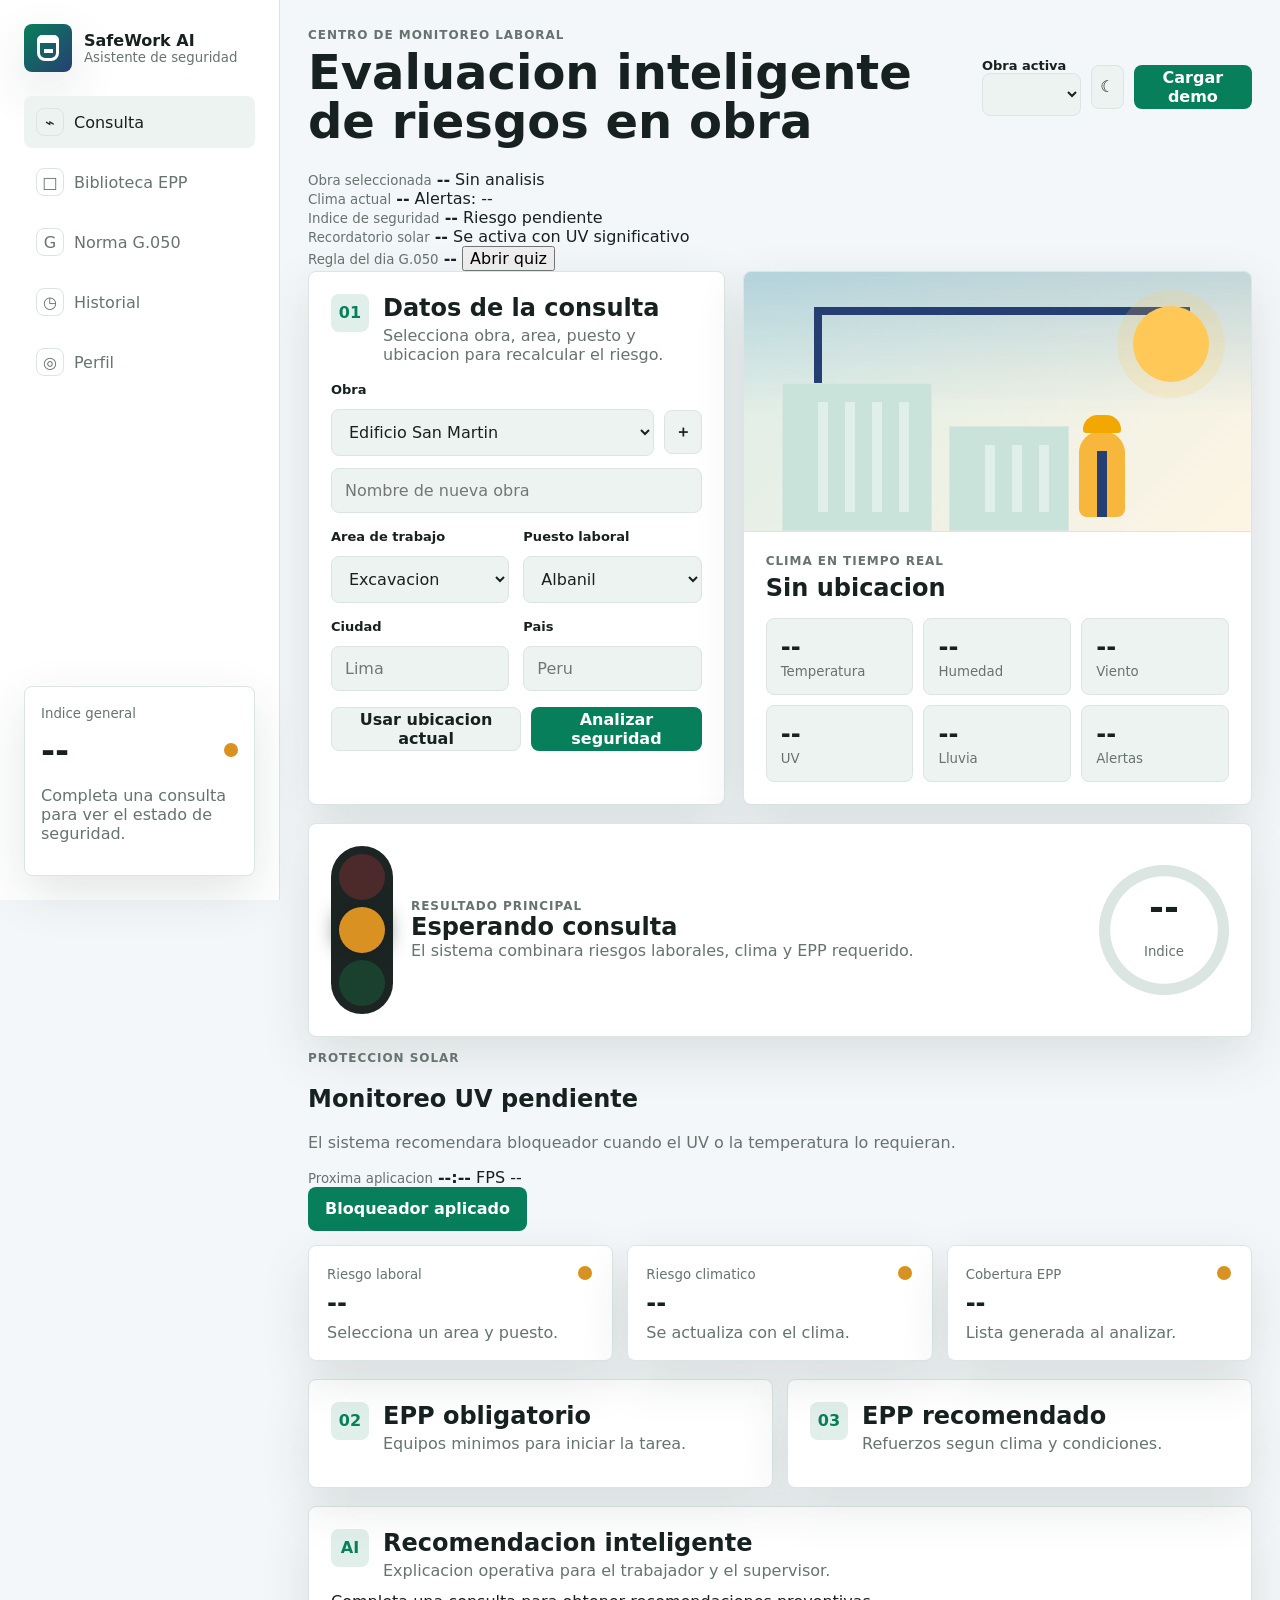
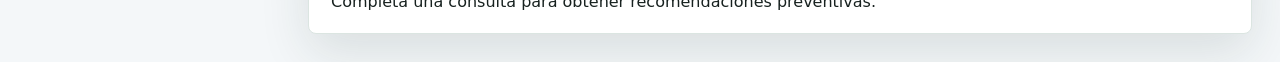
<file: index.html>
<!doctype html>
<html lang="es">
  <head>
    <meta charset="utf-8" />
    <meta name="viewport" content="width=device-width, initial-scale=1" />
    <meta name="description" content="SafeWork AI, asistente inteligente de seguridad para obras de construccion." />
    <title>SafeWork AI</title>
    <link rel="stylesheet" href="styles.css" />
  </head>
  <body>
    <div class="app-shell">
      <aside class="sidebar" aria-label="Navegacion principal">
        <div class="brand">
          <div class="brand-mark" aria-hidden="true">
            <span></span>
          </div>
          <div>
            <strong>SafeWork AI</strong>
            <small>Asistente de seguridad</small>
          </div>
        </div>

        <nav class="nav-tabs" aria-label="Secciones">
          <button class="nav-tab active" data-view="consulta" type="button">
            <span class="icon">⌁</span>
            Consulta
          </button>
          <button class="nav-tab" data-view="biblioteca" type="button">
            <span class="icon">□</span>
            Biblioteca EPP
          </button>
          <button class="nav-tab" data-view="g050" type="button">
            <span class="icon">G</span>
            Norma G.050
          </button>
          <button class="nav-tab" data-view="historial" type="button">
            <span class="icon">◷</span>
            Historial
          </button>
          <button class="nav-tab" data-view="perfil" type="button">
            <span class="icon">◎</span>
            Perfil
          </button>
        </nav>

        <div class="sidebar-panel">
          <small>Indice general</small>
          <div class="sidebar-score">
            <span id="miniScore">--</span>
            <i id="miniSignal" class="signal medium"></i>
          </div>
          <p id="miniSummary">Completa una consulta para ver el estado de seguridad.</p>
        </div>
      </aside>

      <main class="main">
        <header class="topbar">
          <div>
            <p class="eyebrow">Centro de monitoreo laboral</p>
            <h1>Evaluacion inteligente de riesgos en obra</h1>
          </div>
          <div class="top-actions">
            <label class="top-project" for="activeProjectSelect">
              <span>Obra activa</span>
              <select id="activeProjectSelect"></select>
            </label>
            <button class="ghost-btn" id="themeToggle" type="button" aria-label="Cambiar modo visual">☾</button>
            <button class="primary-btn" id="quickDemo" type="button">Cargar demo</button>
          </div>
        </header>

        <section class="view active" id="view-consulta">
          <section class="main-dashboard" aria-label="Dashboard principal">
            <article class="dashboard-tile project-status">
              <small>Obra seleccionada</small>
              <strong id="dashProject">--</strong>
              <span id="dashStatus">Sin analisis</span>
            </article>
            <article class="dashboard-tile">
              <small>Clima actual</small>
              <strong id="dashWeather">--</strong>
              <span id="dashAlerts">Alertas: --</span>
            </article>
            <article class="dashboard-tile">
              <small>Indice de seguridad</small>
              <strong id="dashScore">--</strong>
              <span id="dashRisk">Riesgo pendiente</span>
            </article>
            <article class="dashboard-tile">
              <small>Recordatorio solar</small>
              <strong id="dashSunscreen">--</strong>
              <span id="dashSunscreenDetail">Se activa con UV significativo</span>
            </article>
            <article class="dashboard-tile rule-tile">
              <small>Regla del dia G.050</small>
              <strong id="dashRule">--</strong>
              <button class="text-link" data-view-link="g050" type="button">Abrir quiz</button>
            </article>
          </section>

          <div class="hero-grid">
            <section class="control-panel">
              <div class="section-title">
                <span>01</span>
                <div>
                  <h2>Datos de la consulta</h2>
                  <p>Selecciona obra, area, puesto y ubicacion para recalcular el riesgo.</p>
                </div>
              </div>

              <form id="assessmentForm" class="assessment-form">
                <div class="field-group">
                  <label for="projectSelect">Obra</label>
                  <div class="input-row">
                    <select id="projectSelect"></select>
                    <button class="icon-btn" id="saveProject" type="button" aria-label="Guardar obra">＋</button>
                  </div>
                  <input id="projectName" type="text" placeholder="Nombre de nueva obra" autocomplete="organization" />
                </div>

                <div class="two-cols">
                  <div class="field-group">
                    <label for="areaSelect">Area de trabajo</label>
                    <select id="areaSelect"></select>
                  </div>
                  <div class="field-group">
                    <label for="roleSelect">Puesto laboral</label>
                    <select id="roleSelect"></select>
                  </div>
                </div>

                <div class="two-cols">
                  <div class="field-group">
                    <label for="cityInput">Ciudad</label>
                    <input id="cityInput" type="text" placeholder="Lima" autocomplete="address-level2" />
                  </div>
                  <div class="field-group">
                    <label for="countryInput">Pais</label>
                    <input id="countryInput" type="text" placeholder="Peru" autocomplete="country-name" />
                  </div>
                </div>

                <div class="button-row">
                  <button class="secondary-btn" id="geoBtn" type="button">Usar ubicacion actual</button>
                  <button class="primary-btn" type="submit">Analizar seguridad</button>
                </div>
              </form>
            </section>

            <section class="monitor-panel" aria-live="polite">
              <div class="weather-visual" aria-hidden="true">
                <div class="crane"></div>
                <div class="sun"></div>
                <div class="building building-a"></div>
                <div class="building building-b"></div>
                <div class="worker"></div>
              </div>
              <div class="weather-readout">
                <p class="eyebrow">Clima en tiempo real</p>
                <h2 id="weatherLocation">Sin ubicacion</h2>
                <div class="weather-grid">
                  <div><span id="tempValue">--</span><small>Temperatura</small></div>
                  <div><span id="humidityValue">--</span><small>Humedad</small></div>
                  <div><span id="windValue">--</span><small>Viento</small></div>
                  <div><span id="uvValue">--</span><small>UV</small></div>
                  <div><span id="rainValue">--</span><small>Lluvia</small></div>
                  <div><span id="alertValue">--</span><small>Alertas</small></div>
                </div>
              </div>
            </section>
          </div>

          <section class="dashboard-band">
            <div class="risk-card overall">
              <div class="traffic" id="trafficLight" aria-label="Semaforo de riesgo">
                <i class="red"></i>
                <i class="yellow active"></i>
                <i class="green"></i>
              </div>
              <div>
                <p class="eyebrow">Resultado principal</p>
                <h2 id="overallTitle">Esperando consulta</h2>
                <p id="overallText">El sistema combinara riesgos laborales, clima y EPP requerido.</p>
              </div>
              <div class="gauge" style="--score: 0">
                <span id="scoreValue">--</span>
                <small>Indice</small>
              </div>
            </div>

            <div class="solar-panel" id="solarPanel">
              <div>
                <p class="eyebrow">Proteccion solar</p>
                <h2 id="solarTitle">Monitoreo UV pendiente</h2>
                <p id="solarText">El sistema recomendara bloqueador cuando el UV o la temperatura lo requieran.</p>
              </div>
              <div class="solar-timer">
                <small>Proxima aplicacion</small>
                <strong id="sunscreenCountdown">--:--</strong>
                <span id="spfValue">FPS --</span>
              </div>
              <button class="primary-btn" id="applySunscreen" type="button">Bloqueador aplicado</button>
            </div>

            <div class="risk-metrics">
              <article>
                <span class="metric-dot medium" id="workDot"></span>
                <small>Riesgo laboral</small>
                <strong id="workRisk">--</strong>
                <p id="workReason">Selecciona un area y puesto.</p>
              </article>
              <article>
                <span class="metric-dot medium" id="climateDot"></span>
                <small>Riesgo climatico</small>
                <strong id="climateRisk">--</strong>
                <p id="climateReason">Se actualiza con el clima.</p>
              </article>
              <article>
                <span class="metric-dot medium" id="ppeDot"></span>
                <small>Cobertura EPP</small>
                <strong id="ppeRisk">--</strong>
                <p id="ppeReason">Lista generada al analizar.</p>
              </article>
            </div>
          </section>

          <section class="split-results">
            <div class="result-block">
              <div class="section-title compact">
                <span>02</span>
                <div>
                  <h2>EPP obligatorio</h2>
                  <p>Equipos minimos para iniciar la tarea.</p>
                </div>
              </div>
              <div class="ppe-list" id="mandatoryList"></div>
            </div>

            <div class="result-block">
              <div class="section-title compact">
                <span>03</span>
                <div>
                  <h2>EPP recomendado</h2>
                  <p>Refuerzos segun clima y condiciones.</p>
                </div>
              </div>
              <div class="ppe-list" id="recommendedList"></div>
            </div>
          </section>

          <section class="ai-panel">
            <div class="section-title compact">
              <span>AI</span>
              <div>
                <h2>Recomendacion inteligente</h2>
                <p>Explicacion operativa para el trabajador y el supervisor.</p>
              </div>
            </div>
            <div id="aiRecommendation" class="ai-copy">
              Completa una consulta para obtener recomendaciones preventivas.
            </div>
          </section>
        </section>

        <section class="view" id="view-biblioteca">
          <div class="library-head">
            <div>
              <p class="eyebrow">Capacitacion interactiva</p>
              <h2>Biblioteca de equipos de proteccion personal</h2>
            </div>
            <input id="librarySearch" type="search" placeholder="Buscar casco, arnes, guantes..." />
          </div>
          <div class="library-grid" id="libraryGrid"></div>
          <article class="training-detail" id="trainingDetail"></article>
        </section>

        <section class="view" id="view-g050">
          <div class="g050-hero">
            <div>
              <p class="eyebrow">Aprende Seguridad con la Norma G.050</p>
              <h2>Capacitacion diaria para obra</h2>
              <p>Reglas explicadas en lenguaje simple, quiz inmediato y progreso por puntos.</p>
            </div>
            <div class="learning-score">
              <small>Nivel actual</small>
              <strong id="learningLevel">Aprendiz de Seguridad</strong>
              <span id="learningPoints">0 puntos</span>
            </div>
          </div>

          <div class="g050-grid">
            <section class="rule-card">
              <div class="section-title compact">
                <span>D</span>
                <div>
                  <h2>Regla del dia</h2>
                  <p>Recomendacion diaria basada en buenas practicas de la G.050.</p>
                </div>
              </div>
              <h3 id="dailyRuleTitle">--</h3>
              <p id="dailyRuleText">--</p>
              <div class="practice-box">
                <strong>Ejemplo en obra</strong>
                <p id="dailyRuleExample">--</p>
              </div>
            </section>

            <section class="quiz-card">
              <div class="section-title compact">
                <span>Q</span>
                <div>
                  <h2>Quiz interactivo</h2>
                  <p>Preguntas aleatorias con correccion inmediata.</p>
                </div>
              </div>
              <div id="quizBox" class="quiz-box"></div>
              <div class="button-row">
                <button class="primary-btn" id="startQuiz" type="button">Iniciar quiz</button>
                <button class="secondary-btn" id="nextQuestion" type="button">Siguiente</button>
              </div>
            </section>
          </div>

          <section class="learning-history">
            <div class="section-title compact">
              <span>M</span>
              <div>
                <h2>Gamificacion</h2>
                <p>Puntos, medallas, niveles e historial de resultados.</p>
              </div>
            </div>
            <div class="medal-grid" id="medalGrid"></div>
            <div class="quiz-history" id="quizHistory"></div>
          </section>
        </section>

        <section class="view" id="view-historial">
          <div class="history-layout">
            <section>
              <div class="section-title">
                <span>H</span>
                <div>
                  <h2>Historial inteligente</h2>
                  <p>Reutiliza configuraciones anteriores y recalcula solo el clima.</p>
                </div>
              </div>
              <div id="historyList" class="history-list"></div>
            </section>
            <section>
              <div class="section-title">
                <span>O</span>
                <div>
                  <h2>Obras registradas</h2>
                  <p>Base local persistente de obras consultadas.</p>
                </div>
              </div>
              <div id="projectList" class="project-list"></div>
            </section>
          </div>
        </section>

        <section class="view" id="view-perfil">
          <div class="profile-grid">
            <section class="control-panel">
              <div class="section-title">
                <span>P</span>
                <div>
                  <h2>Perfil del trabajador</h2>
                  <p>Datos usados para acelerar proximas consultas.</p>
                </div>
              </div>
              <form id="profileForm" class="assessment-form">
                <div class="field-group">
                  <label for="workerName">Nombre</label>
                  <input id="workerName" type="text" placeholder="Nombre del trabajador" autocomplete="name" />
                </div>
                <div class="field-group">
                  <label for="usualRoles">Puestos habituales</label>
                  <input id="usualRoles" type="text" placeholder="Electricista, Supervisor" />
                </div>
                <div class="field-group">
                  <label for="frequentProjects">Obras frecuentes</label>
                  <input id="frequentProjects" type="text" placeholder="Obra Norte, Edificio Central" />
                </div>
                <div class="field-group">
                  <label for="certifications">Certificaciones</label>
                  <textarea id="certifications" rows="4" placeholder="Trabajo en altura, soldadura, primeros auxilios"></textarea>
                </div>
                <div class="field-group">
                  <label for="frequentEquipment">Equipos usados con frecuencia</label>
                  <textarea id="frequentEquipment" rows="4" placeholder="Casco, botas, arnes"></textarea>
                </div>
                <button class="primary-btn" type="submit">Guardar perfil</button>
              </form>
            </section>
            <section class="profile-summary">
              <p class="eyebrow">Resumen del perfil</p>
              <h2 id="profileName">Trabajador sin nombre</h2>
              <div id="profileTags" class="tag-cloud"></div>
              <p id="profileNote">El perfil se guarda en la base local del navegador.</p>
            </section>
          </div>
        </section>
      </main>
    </div>

    <template id="ppeCardTemplate">
      <button class="ppe-card" type="button">
        <span class="ppe-icon"></span>
        <strong></strong>
        <small></small>
      </button>
    </template>

    <script src="app.js"></script>
  </body>
</html>
</file>
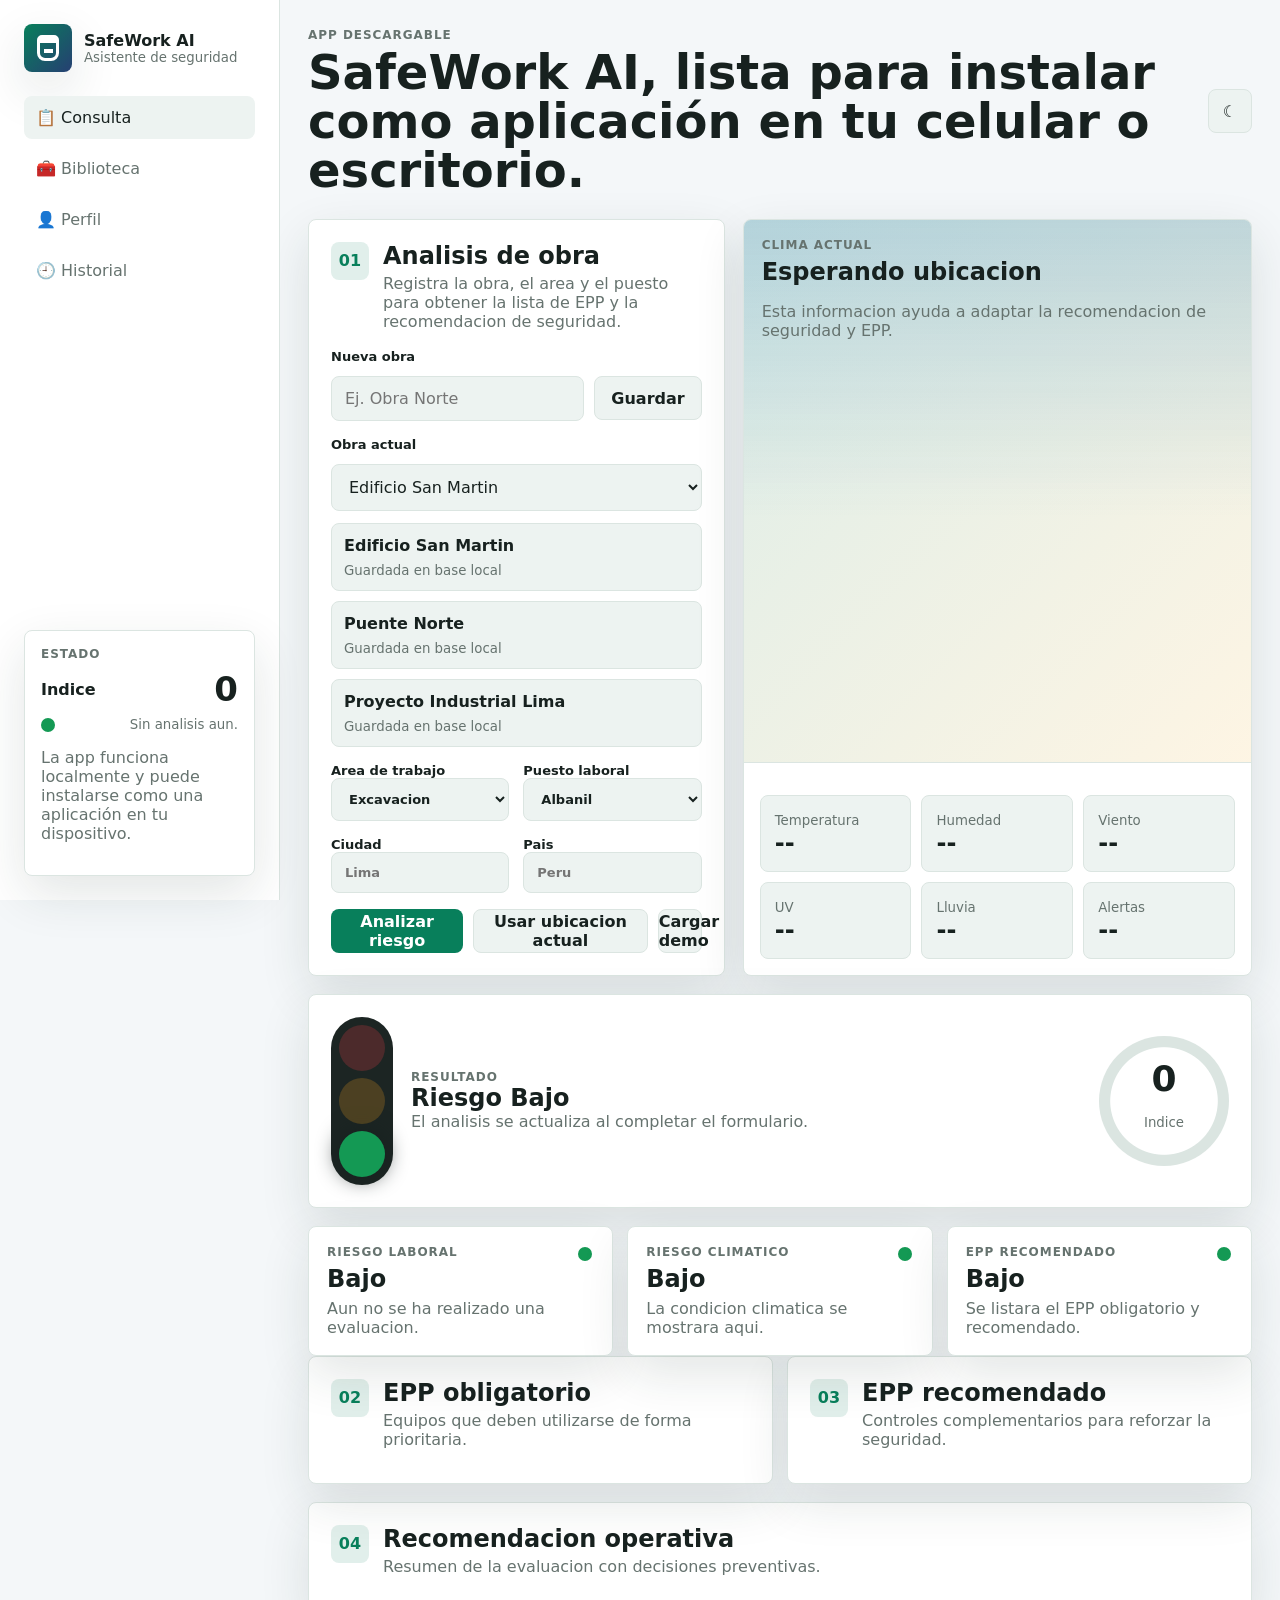
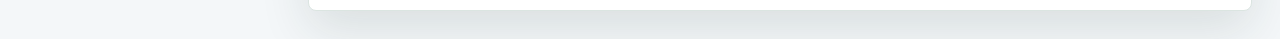
<file: index-1.html>
<!doctype html>
<html lang="es">
  <head>
    <meta charset="UTF-8" />
    <meta name="viewport" content="width=device-width, initial-scale=1.0" />
    <meta name="description" content="SafeWork AI, asistente inteligente de seguridad para obras y EPP." />
    <meta name="theme-color" content="#087f5b" />
    <meta name="apple-mobile-web-app-capable" content="yes" />
    <meta name="apple-mobile-web-app-status-bar-style" content="default" />
    <meta name="apple-mobile-web-app-title" content="SafeWork AI" />
    <link rel="manifest" href="manifest.webmanifest" />
    <link rel="icon" href="safework-mobile.png" />
    <link rel="apple-touch-icon" href="safework-mobile.png" />
    <title>SafeWork AI</title>
    <link rel="stylesheet" href="styles.css" />
  </head>
  <body>
    <div class="app-shell">
      <aside class="sidebar">
        <div class="brand">
          <div class="brand-mark" aria-hidden="true"><span></span></div>
          <div>
            <strong>SafeWork AI</strong>
            <small>Asistente de seguridad</small>
          </div>
        </div>

        <nav class="nav-tabs" aria-label="Secciones de la app">
          <button class="nav-tab active" type="button" data-view="consulta">📋 Consulta</button>
          <button class="nav-tab" type="button" data-view="biblioteca">🧰 Biblioteca</button>
          <button class="nav-tab" type="button" data-view="perfil">👤 Perfil</button>
          <button class="nav-tab" type="button" data-view="historial">🕘 Historial</button>
        </nav>

        <article class="sidebar-panel">
          <p class="eyebrow">Estado</p>
          <div class="sidebar-score">
            <strong>Indice</strong>
            <span id="miniScore">0</span>
          </div>
          <div class="sidebar-score">
            <small id="miniSignal" class="signal low"></small>
            <small id="miniSummary">Sin analisis aun.</small>
          </div>
          <p>La app funciona localmente y puede instalarse como una aplicación en tu dispositivo.</p>
        </article>
      </aside>

      <main class="main">
        <header class="topbar">
          <div>
            <p class="eyebrow">App descargable</p>
            <h1>SafeWork AI, lista para instalar como aplicación en tu celular o escritorio.</h1>
          </div>
          <div class="top-actions">
            <button id="themeToggle" class="icon-btn" type="button" aria-label="Cambiar tema">☾</button>
            <button id="installBtn" class="primary-btn" type="button" hidden>Instalar app</button>
          </div>
        </header>

        <section id="view-consulta" class="view active">
          <div class="hero-grid">
            <article class="control-panel">
              <div class="section-title">
                <span>01</span>
                <div>
                  <h2>Analisis de obra</h2>
                  <p>Registra la obra, el area y el puesto para obtener la lista de EPP y la recomendacion de seguridad.</p>
                </div>
              </div>

              <form id="assessmentForm" class="assessment-form">
                <div class="field-group">
                  <label for="projectName">Nueva obra</label>
                  <div class="input-row">
                    <input id="projectName" type="text" placeholder="Ej. Obra Norte" />
                    <button id="saveProject" class="secondary-btn" type="button">Guardar</button>
                  </div>
                </div>

                <div class="field-group">
                  <label for="projectSelect">Obra actual</label>
                  <select id="projectSelect"></select>
                  <div id="projectList" class="project-list"></div>
                </div>

                <div class="two-cols">
                  <label>
                    Area de trabajo
                    <select id="areaSelect"></select>
                  </label>
                  <label>
                    Puesto laboral
                    <select id="roleSelect"></select>
                  </label>
                </div>

                <div class="two-cols">
                  <label>
                    Ciudad
                    <input id="cityInput" type="text" placeholder="Lima" />
                  </label>
                  <label>
                    Pais
                    <input id="countryInput" type="text" placeholder="Peru" />
                  </label>
                </div>

                <div class="button-row">
                  <button class="primary-btn" type="submit">Analizar riesgo</button>
                  <button id="geoBtn" class="secondary-btn" type="button">Usar ubicacion actual</button>
                  <button id="quickDemo" class="ghost-btn" type="button">Cargar demo</button>
                </div>
              </form>
            </article>

            <article class="monitor-panel">
              <div class="weather-visual">
                <div class="weather-readout" style="padding:18px;position:relative;z-index:1;">
                  <p class="eyebrow">Clima actual</p>
                  <h2 id="weatherLocation">Esperando ubicacion</h2>
                  <p>Esta informacion ayuda a adaptar la recomendacion de seguridad y EPP.</p>
                </div>
              </div>
              <div class="weather-grid" style="padding:16px;gap:10px;display:grid;grid-template-columns:repeat(3,1fr);">
                <div><small>Temperatura</small><span id="tempValue">--</span></div>
                <div><small>Humedad</small><span id="humidityValue">--</span></div>
                <div><small>Viento</small><span id="windValue">--</span></div>
                <div><small>UV</small><span id="uvValue">--</span></div>
                <div><small>Lluvia</small><span id="rainValue">--</span></div>
                <div><small>Alertas</small><span id="alertValue">--</span></div>
              </div>
            </article>
          </div>

          <div class="dashboard-band">
            <article class="risk-card overall">
              <div id="trafficLight" class="traffic" aria-label="Semaforo de riesgo">
                <i class="red"></i>
                <i class="yellow"></i>
                <i class="green active"></i>
              </div>
              <div>
                <p class="eyebrow">Resultado</p>
                <h2 id="overallTitle">Riesgo Bajo</h2>
                <p id="overallText">El analisis se actualiza al completar el formulario.</p>
              </div>
              <div class="gauge" style="--score: 0;">
                <span id="scoreValue">0</span>
                <small>Indice</small>
              </div>
            </article>
          </div>

          <div class="risk-metrics">
            <article>
              <span class="metric-dot low" id="workDot"></span>
              <p class="eyebrow">Riesgo laboral</p>
              <strong id="workRisk">Bajo</strong>
              <p id="workReason">Aun no se ha realizado una evaluacion.</p>
            </article>
            <article>
              <span class="metric-dot low" id="climateDot"></span>
              <p class="eyebrow">Riesgo climatico</p>
              <strong id="climateRisk">Bajo</strong>
              <p id="climateReason">La condicion climatica se mostrara aqui.</p>
            </article>
            <article>
              <span class="metric-dot low" id="ppeDot"></span>
              <p class="eyebrow">EPP recomendado</p>
              <strong id="ppeRisk">Bajo</strong>
              <p id="ppeReason">Se listara el EPP obligatorio y recomendado.</p>
            </article>
          </div>

          <div class="split-results">
            <article class="result-block">
              <div class="section-title compact">
                <span>02</span>
                <div>
                  <h2>EPP obligatorio</h2>
                  <p>Equipos que deben utilizarse de forma prioritaria.</p>
                </div>
              </div>
              <div id="mandatoryList" class="ppe-list"></div>
            </article>
            <article class="result-block">
              <div class="section-title compact">
                <span>03</span>
                <div>
                  <h2>EPP recomendado</h2>
                  <p>Controles complementarios para reforzar la seguridad.</p>
                </div>
              </div>
              <div id="recommendedList" class="ppe-list"></div>
            </article>
          </div>

          <article class="ai-panel">
            <div class="section-title compact">
              <span>04</span>
              <div>
                <h2>Recomendacion operativa</h2>
                <p>Resumen de la evaluacion con decisiones preventivas.</p>
              </div>
            </div>
            <div id="aiRecommendation" class="ai-copy"></div>
          </article>
        </section>

        <section id="view-biblioteca" class="view">
          <article class="control-panel">
            <div class="library-head">
              <div>
                <p class="eyebrow">Biblioteca</p>
                <h2>Catalogo de EPP</h2>
                <p>Busca y abre una ficha para revisar funcion, riesgos que previene y pasos correctos.</p>
              </div>
              <input id="librarySearch" type="search" placeholder="Buscar EPP" />
            </div>
            <div id="libraryGrid" class="library-grid"></div>
          </article>
          <article id="trainingDetail" class="training-detail"></article>
        </section>

        <section id="view-perfil" class="view">
          <div class="profile-grid">
            <article class="profile-summary">
              <p class="eyebrow">Perfil del trabajador</p>
              <h2 id="profileName">Trabajador sin nombre</h2>
              <p id="profileNote">Guarda tus datos y preferencias localmente.</p>
              <div id="profileTags" class="tag-cloud"></div>
            </article>
            <article class="control-panel">
              <div class="section-title compact">
                <span>05</span>
                <div>
                  <h2>Editar perfil</h2>
                  <p>Guarda puestos frecuentes, obras y certificaciones que luego podras reutilizar.</p>
                </div>
              </div>
              <form id="profileForm" class="assessment-form">
                <label>Nombre del trabajador
                  <input id="workerName" type="text" placeholder="Ej. Carlos Ramirez" />
                </label>
                <label>Puestos usuales
                  <input id="usualRoles" type="text" placeholder="Electricista, Supervisor" />
                </label>
                <label>Obras frecuentes
                  <input id="frequentProjects" type="text" placeholder="Obra Norte, Edificio San Martin" />
                </label>
                <label>Certificaciones
                  <input id="certifications" type="text" placeholder="Trabajo en altura, primeros auxilios" />
                </label>
                <label>Equipos comunes
                  <input id="frequentEquipment" type="text" placeholder="Casco, botas, guantes" />
                </label>
                <button class="primary-btn" type="submit">Guardar perfil</button>
              </form>
            </article>
          </div>
        </section>

        <section id="view-historial" class="view">
          <div class="history-layout">
            <article class="control-panel">
              <div class="section-title compact">
                <span>06</span>
                <div>
                  <h2>Historial</h2>
                  <p>Reutiliza consultas anteriores para acelerar decisiones en obra.</p>
                </div>
              </div>
              <div id="historyList" class="history-list"></div>
            </article>
            <article class="control-panel">
              <div class="section-title compact">
                <span>07</span>
                <div>
                  <h2>Proyectos guardados</h2>
                  <p>Estas obras se mantienen en tu navegador y pueden abrirse de nuevo.</p>
                </div>
              </div>
              <div id="projectListSecondary" class="project-list"></div>
            </article>
          </div>
        </section>
      </main>
    </div>

    <script src="app.js"></script>
  </body>
</html>
</file>
<file: styles.css>
:root {
  color-scheme: light;
  --bg: #f4f7f9;
  --surface: #ffffff;
  --surface-2: #edf3f1;
  --text: #17211f;
  --muted: #66736f;
  --line: #dbe5e1;
  --primary: #087f5b;
  --primary-2: #0f9f7a;
  --accent: #f6b73c;
  --danger: #dc3d45;
  --warning: #d99221;
  --success: #149954;
  --info: #2176ae;
  --shadow: 0 18px 50px rgba(28, 49, 44, 0.12);
  --radius: 8px;
  font-family: Inter, ui-sans-serif, system-ui, -apple-system, BlinkMacSystemFont, "Segoe UI", sans-serif;
}

body.dark {
  color-scheme: dark;
  --bg: #101514;
  --surface: #17201e;
  --surface-2: #1e2a27;
  --text: #edf7f4;
  --muted: #a6b5b0;
  --line: #2d3c38;
  --primary: #21c997;
  --primary-2: #41d9aa;
  --shadow: 0 22px 50px rgba(0, 0, 0, 0.28);
}

* {
  box-sizing: border-box;
}

body {
  margin: 0;
  min-height: 100vh;
  background: var(--bg);
  color: var(--text);
}

button,
input,
select,
textarea {
  font: inherit;
}

button {
  cursor: pointer;
}

.app-shell {
  display: grid;
  grid-template-columns: 280px 1fr;
  min-height: 100vh;
}

.sidebar {
  position: sticky;
  top: 0;
  height: 100vh;
  padding: 24px;
  border-right: 1px solid var(--line);
  background: var(--surface);
  display: flex;
  flex-direction: column;
  gap: 24px;
}

.brand {
  display: flex;
  align-items: center;
  gap: 12px;
}

.brand-mark {
  width: 48px;
  height: 48px;
  border-radius: 8px;
  background: linear-gradient(135deg, var(--primary), #263f72);
  display: grid;
  place-items: center;
  box-shadow: var(--shadow);
}

.brand-mark span {
  width: 22px;
  height: 26px;
  border: 3px solid white;
  border-top-width: 8px;
  border-radius: 5px 5px 8px 8px;
  position: relative;
}

.brand-mark span::after {
  content: "";
  width: 9px;
  height: 4px;
  background: white;
  position: absolute;
  left: 4px;
  bottom: 5px;
}

.brand strong,
.brand small {
  display: block;
}

.brand small,
.eyebrow,
small,
p {
  color: var(--muted);
}

.nav-tabs {
  display: grid;
  gap: 8px;
}

.nav-tab {
  border: 0;
  background: transparent;
  color: var(--muted);
  padding: 12px;
  border-radius: var(--radius);
  display: flex;
  align-items: center;
  gap: 10px;
  text-align: left;
}

.nav-tab.active,
.nav-tab:hover {
  color: var(--text);
  background: var(--surface-2);
}

.icon {
  width: 28px;
  height: 28px;
  display: grid;
  place-items: center;
  border: 1px solid var(--line);
  border-radius: 8px;
}

.sidebar-panel,
.control-panel,
.monitor-panel,
.risk-card,
.risk-metrics article,
.result-block,
.ai-panel,
.profile-summary,
.training-detail {
  background: var(--surface);
  border: 1px solid var(--line);
  border-radius: var(--radius);
  box-shadow: var(--shadow);
}

.sidebar-panel {
  margin-top: auto;
  padding: 16px;
}

.sidebar-score {
  display: flex;
  align-items: center;
  justify-content: space-between;
  margin: 8px 0;
}

.sidebar-score span {
  font-size: 34px;
  font-weight: 800;
}

.signal,
.metric-dot {
  display: inline-block;
  width: 14px;
  height: 14px;
  border-radius: 50%;
}

.signal.low,
.metric-dot.low {
  background: var(--success);
}

.signal.medium,
.metric-dot.medium {
  background: var(--warning);
}

.signal.high,
.metric-dot.high {
  background: var(--danger);
}

.main {
  padding: 28px;
  max-width: 1500px;
  width: 100%;
  margin: 0 auto;
}

.topbar {
  display: flex;
  align-items: center;
  justify-content: space-between;
  gap: 20px;
  margin-bottom: 24px;
}

.topbar h1,
.library-head h2,
.section-title h2,
.weather-readout h2,
.risk-card h2,
.profile-summary h2 {
  margin: 0;
}

.topbar h1 {
  font-size: clamp(28px, 4vw, 48px);
  line-height: 1.02;
  max-width: 850px;
}

.eyebrow {
  margin: 0 0 6px;
  text-transform: uppercase;
  letter-spacing: 0.08em;
  font-size: 12px;
  font-weight: 800;
}

.top-actions,
.button-row,
.input-row {
  display: flex;
  gap: 10px;
  align-items: center;
}

.primary-btn,
.secondary-btn,
.ghost-btn,
.icon-btn {
  border: 1px solid transparent;
  border-radius: var(--radius);
  min-height: 44px;
  padding: 0 16px;
  font-weight: 800;
}

.primary-btn {
  color: white;
  background: var(--primary);
}

.secondary-btn,
.ghost-btn,
.icon-btn {
  color: var(--text);
  background: var(--surface-2);
  border-color: var(--line);
}

.icon-btn,
.ghost-btn {
  width: 44px;
  padding: 0;
}

.view {
  display: none;
}

.view.active {
  display: block;
}

.hero-grid,
.profile-grid {
  display: grid;
  grid-template-columns: minmax(320px, 0.9fr) minmax(420px, 1.1fr);
  gap: 18px;
}

.control-panel,
.monitor-panel,
.result-block,
.ai-panel,
.profile-summary,
.training-detail {
  padding: 22px;
}

.section-title {
  display: flex;
  gap: 14px;
  align-items: flex-start;
  margin-bottom: 18px;
}

.section-title.compact {
  margin-bottom: 12px;
}

.section-title > span {
  width: 38px;
  height: 38px;
  display: grid;
  place-items: center;
  border-radius: 8px;
  background: rgba(8, 127, 91, 0.12);
  color: var(--primary);
  font-weight: 900;
  flex: 0 0 auto;
}

.section-title p {
  margin: 4px 0 0;
}

.assessment-form,
.field-group {
  display: grid;
  gap: 12px;
}

.assessment-form {
  gap: 16px;
}

.two-cols {
  display: grid;
  grid-template-columns: repeat(2, minmax(0, 1fr));
  gap: 14px;
}

label {
  font-size: 13px;
  font-weight: 800;
}

input,
select,
textarea {
  width: 100%;
  border: 1px solid var(--line);
  background: var(--surface-2);
  color: var(--text);
  border-radius: var(--radius);
  padding: 12px 13px;
  outline: none;
}

textarea {
  resize: vertical;
}

input:focus,
select:focus,
textarea:focus {
  border-color: var(--primary);
  box-shadow: 0 0 0 3px rgba(8, 127, 91, 0.16);
}

.monitor-panel {
  min-height: 430px;
  display: grid;
  grid-template-rows: 1fr auto;
  overflow: hidden;
  padding: 0;
}

.weather-visual {
  position: relative;
  min-height: 260px;
  background:
    linear-gradient(180deg, rgba(33, 118, 174, 0.22), transparent 55%),
    linear-gradient(135deg, rgba(8, 127, 91, 0.14), rgba(246, 183, 60, 0.14));
  border-bottom: 1px solid var(--line);
}

.sun {
  position: absolute;
  width: 76px;
  height: 76px;
  border-radius: 50%;
  right: 42px;
  top: 34px;
  background: #ffc857;
  box-shadow: 0 0 0 16px rgba(255, 200, 87, 0.18);
}

.building {
  position: absolute;
  bottom: 0;
  background: color-mix(in srgb, var(--primary) 22%, var(--surface));
  border: 1px solid var(--line);
}

.building-a {
  width: 150px;
  height: 148px;
  left: 38px;
}

.building-b {
  width: 120px;
  height: 105px;
  left: 205px;
}

.building::before {
  content: "";
  position: absolute;
  inset: 18px;
  background: repeating-linear-gradient(90deg, transparent 0 17px, rgba(255,255,255,0.42) 17px 27px);
}

.crane {
  position: absolute;
  width: 260px;
  height: 180px;
  left: 70px;
  top: 35px;
  border-left: 8px solid #263f72;
  border-top: 8px solid #263f72;
}

.crane::before {
  content: "";
  position: absolute;
  width: 120px;
  height: 8px;
  background: #263f72;
  right: -116px;
  top: -8px;
}

.crane::after {
  content: "";
  position: absolute;
  width: 2px;
  height: 62px;
  background: #263f72;
  right: -84px;
  top: 0;
}

.worker {
  position: absolute;
  width: 46px;
  height: 86px;
  right: 126px;
  bottom: 14px;
  border-radius: 22px 22px 8px 8px;
  background: var(--accent);
}

.worker::before {
  content: "";
  position: absolute;
  width: 38px;
  height: 18px;
  border-radius: 18px 18px 4px 4px;
  top: -16px;
  left: 4px;
  background: #f2a800;
}

.worker::after {
  content: "";
  position: absolute;
  inset: 20px 18px 0;
  background: #263f72;
}

.weather-readout {
  padding: 22px;
}

.weather-grid {
  display: grid;
  grid-template-columns: repeat(3, 1fr);
  gap: 10px;
  margin-top: 16px;
}

.weather-grid div {
  border: 1px solid var(--line);
  border-radius: var(--radius);
  padding: 14px;
  background: var(--surface-2);
}

.weather-grid span {
  display: block;
  font-size: 24px;
  font-weight: 900;
}

.dashboard-band {
  margin: 18px 0;
  display: grid;
  grid-template-columns: 1fr;
  gap: 14px;
}

.risk-card.overall {
  display: grid;
  grid-template-columns: auto 1fr auto;
  gap: 18px;
  align-items: center;
  padding: 22px;
}

.traffic {
  width: 62px;
  padding: 8px;
  border-radius: 40px;
  background: #1c2523;
  display: grid;
  gap: 7px;
}

.traffic i {
  display: block;
  width: 46px;
  height: 46px;
  border-radius: 50%;
  opacity: 0.25;
}

.traffic .red {
  background: var(--danger);
}

.traffic .yellow {
  background: var(--warning);
}

.traffic .green {
  background: var(--success);
}

.traffic i.active {
  opacity: 1;
  box-shadow: 0 0 22px currentColor;
}

.gauge {
  width: 130px;
  height: 130px;
  border-radius: 50%;
  display: grid;
  place-items: center;
  background:
    radial-gradient(circle at center, var(--surface) 0 58%, transparent 59%),
    conic-gradient(var(--primary) calc(var(--score) * 1%), var(--line) 0);
}

.gauge span {
  font-size: 36px;
  font-weight: 900;
}

.gauge small {
  margin-top: -42px;
}

.risk-metrics,
.split-results,
.history-layout {
  display: grid;
  grid-template-columns: repeat(3, minmax(0, 1fr));
  gap: 14px;
}

.risk-metrics article {
  padding: 18px;
  position: relative;
}

.risk-metrics .metric-dot {
  position: absolute;
  top: 20px;
  right: 20px;
}

.risk-metrics strong {
  display: block;
  font-size: 24px;
  margin: 6px 0;
}

.risk-metrics p,
.risk-card p {
  margin: 0;
}

.split-results {
  grid-template-columns: repeat(2, minmax(0, 1fr));
}

.ppe-list,
.library-grid,
.history-list,
.project-list,
.tag-cloud {
  display: grid;
  gap: 10px;
}

.ppe-card {
  width: 100%;
  border: 1px solid var(--line);
  border-radius: var(--radius);
  padding: 14px;
  background: var(--surface-2);
  display: grid;
  grid-template-columns: 38px 1fr;
  gap: 3px 12px;
  text-align: left;
  align-items: center;
}

.ppe-card:hover {
  border-color: var(--primary);
}

.ppe-icon {
  grid-row: span 2;
  width: 38px;
  height: 38px;
  border-radius: 8px;
  display: grid;
  place-items: center;
  background: rgba(8, 127, 91, 0.12);
  color: var(--primary);
  font-weight: 900;
}

.ai-panel {
  margin-top: 18px;
}

.ai-copy {
  display: grid;
  gap: 12px;
}

.ai-copy p {
  margin: 0;
}

.ai-copy strong {
  color: var(--text);
}

.library-head {
  display: flex;
  align-items: end;
  justify-content: space-between;
  gap: 18px;
  margin-bottom: 18px;
}

.library-head input {
  max-width: 340px;
}

.library-grid {
  grid-template-columns: repeat(4, minmax(0, 1fr));
}

.library-item {
  border: 1px solid var(--line);
  border-radius: var(--radius);
  background: var(--surface);
  padding: 18px;
  text-align: left;
  min-height: 150px;
  display: grid;
  gap: 8px;
}

.library-item.active,
.library-item:hover {
  border-color: var(--primary);
  box-shadow: var(--shadow);
}

.library-visual {
  height: 74px;
  border-radius: var(--radius);
  background:
    linear-gradient(135deg, rgba(8, 127, 91, 0.18), rgba(33, 118, 174, 0.15)),
    repeating-linear-gradient(90deg, transparent 0 14px, rgba(255,255,255,0.22) 14px 15px);
  display: grid;
  place-items: center;
  color: var(--primary);
  font-size: 30px;
  font-weight: 900;
}

.training-detail {
  margin-top: 18px;
}

.training-grid {
  display: grid;
  grid-template-columns: minmax(0, 1fr) minmax(280px, 0.75fr);
  gap: 18px;
}

.steps {
  counter-reset: step;
  display: grid;
  gap: 10px;
  padding: 0;
  margin: 0;
  list-style: none;
}

.steps li {
  counter-increment: step;
  border: 1px solid var(--line);
  background: var(--surface-2);
  border-radius: var(--radius);
  padding: 12px 12px 12px 48px;
  position: relative;
}

.steps li::before {
  content: counter(step);
  position: absolute;
  left: 12px;
  top: 10px;
  width: 24px;
  height: 24px;
  display: grid;
  place-items: center;
  border-radius: 50%;
  background: var(--primary);
  color: white;
  font-weight: 900;
  font-size: 13px;
}

.resource-list {
  display: grid;
  gap: 10px;
}

.resource-list a,
.resource-list button,
.history-item,
.project-item,
.tag {
  border: 1px solid var(--line);
  border-radius: var(--radius);
  background: var(--surface-2);
  color: var(--text);
  text-decoration: none;
  padding: 12px;
}

.resource-list a {
  display: block;
}

.history-layout {
  grid-template-columns: 1.15fr 0.85fr;
}

.history-item,
.project-item {
  display: grid;
  gap: 8px;
}

.history-actions {
  display: flex;
  gap: 8px;
  flex-wrap: wrap;
}

.history-actions button {
  border: 1px solid var(--line);
  border-radius: var(--radius);
  background: var(--surface);
  color: var(--text);
  padding: 9px 11px;
  font-weight: 800;
}

.profile-summary {
  min-height: 340px;
}

.tag-cloud {
  grid-template-columns: repeat(auto-fit, minmax(120px, 1fr));
  margin: 18px 0;
}

.tag {
  font-weight: 800;
}

.empty {
  border: 1px dashed var(--line);
  border-radius: var(--radius);
  padding: 18px;
  color: var(--muted);
  background: var(--surface-2);
}

@media (max-width: 1100px) {
  .app-shell {
    grid-template-columns: 1fr;
  }

  .sidebar {
    position: static;
    height: auto;
    flex-direction: row;
    flex-wrap: wrap;
    align-items: center;
  }

  .nav-tabs {
    grid-template-columns: repeat(4, auto);
    overflow-x: auto;
  }

  .sidebar-panel {
    margin-top: 0;
    flex: 1 1 260px;
  }

  .hero-grid,
  .profile-grid,
  .training-grid {
    grid-template-columns: 1fr;
  }

  .library-grid {
    grid-template-columns: repeat(2, minmax(0, 1fr));
  }
}

@media (max-width: 760px) {
  .main,
  .sidebar {
    padding: 16px;
  }

  .topbar,
  .library-head,
  .risk-card.overall {
    align-items: stretch;
    flex-direction: column;
    display: flex;
  }

  .nav-tabs,
  .two-cols,
  .weather-grid,
  .risk-metrics,
  .split-results,
  .history-layout,
  .library-grid {
    grid-template-columns: 1fr;
  }

  .button-row,
  .top-actions {
    flex-wrap: wrap;
  }

  .primary-btn,
  .secondary-btn {
    flex: 1 1 180px;
  }

  .gauge {
    width: 110px;
    height: 110px;
  }
}
</file>
